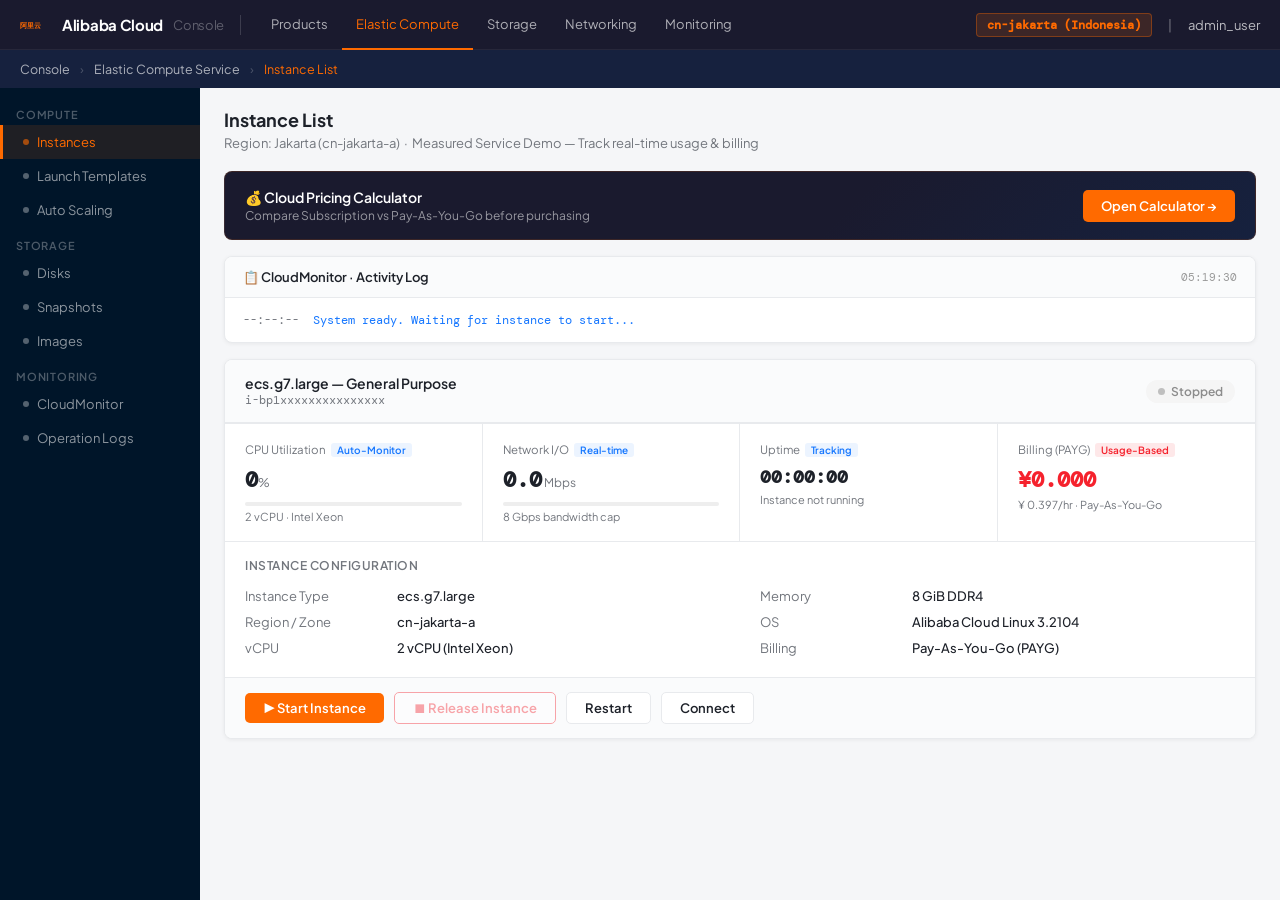
<file: index.html>
<!DOCTYPE html>
<html lang="en">
<head>
  <meta charset="UTF-8" />
  <meta name="viewport" content="width=device-width, initial-scale=1.0"/>
  <title>Alibaba Cloud — ECS Console</title>
  <link href="https://fonts.googleapis.com/css2?family=DM+Mono:wght@400;500&family=Plus+Jakarta+Sans:wght@400;500;600;700&display=swap" rel="stylesheet"/>
  <link rel="stylesheet" href="Alibabaconsole/alibaba-console.css">
</head>
<body>

<!-- TOP NAV -->
<nav class="topnav">
  <div class="logo">
    <svg class="logo-icon" viewBox="0 0 120 40" fill="none" xmlns="http://www.w3.org/2000/svg">
      <text x="0" y="30" font-family="Arial" font-weight="900" font-size="28" fill="#FF6A00">阿里云</text>
    </svg>
    <span>Alibaba Cloud</span>
    <span style="color:rgba(255,255,255,0.3);font-weight:400;font-size:13px">Console</span>
  </div>
  <div class="nav-divider"></div>
  <div class="nav-links">
    <div class="nav-link">Products</div>
    <div class="nav-link active">Elastic Compute</div>
    <div class="nav-link">Storage</div>
    <div class="nav-link">Networking</div>
    <div class="nav-link">Monitoring</div>
  </div>
  <div class="nav-right">
    <div class="region-tag">cn-jakarta (Indonesia)</div>
    <span style="color:rgba(255,255,255,0.4)">|</span>
    <span>admin_user</span>
  </div>
</nav>

<!-- BREADCRUMB -->
<div class="subnav">
  <span>Console</span>
  <span class="crumb-sep">›</span>
  <span>Elastic Compute Service</span>
  <span class="crumb-sep">›</span>
  <span style="color:#FF6A00">Instance List</span>
</div>

<!-- LAYOUT -->
<div class="layout">

  <!-- SIDEBAR -->
  <aside class="sidebar">
    <div class="sidebar-group-title">Compute</div>
    <div class="sidebar-item active"><div class="sidebar-dot"></div> Instances</div>
    <div class="sidebar-item"><div class="sidebar-dot"></div> Launch Templates</div>
    <div class="sidebar-item"><div class="sidebar-dot"></div> Auto Scaling</div>

    <div class="sidebar-group-title">Storage</div>
    <div class="sidebar-item"><div class="sidebar-dot"></div> Disks</div>
    <div class="sidebar-item"><div class="sidebar-dot"></div> Snapshots</div>
    <div class="sidebar-item"><div class="sidebar-dot"></div> Images</div>

    <div class="sidebar-group-title">Monitoring</div>
    <div class="sidebar-item"><div class="sidebar-dot"></div> CloudMonitor</div>
    <div class="sidebar-item"><div class="sidebar-dot"></div> Operation Logs</div>
  </aside>

  <!-- MAIN -->
  <main class="main">

    <div class="page-title">Instance List</div>
    <p class="page-desc">Region: Jakarta (cn-jakarta-a) &nbsp;·&nbsp; Measured Service Demo — Track real-time usage & billing</p>

    <!-- SHORTCUT TO CALCULATOR -->
    <div class="shortcut-bar">
      <div class="shortcut-bar-text">
        <h4>💰 Cloud Pricing Calculator</h4>
        <p>Compare Subscription vs Pay-As-You-Go before purchasing</p>
      </div>
      <a href="Alibabacalculator/alibaba-calculator.html" class="btn-shortcut">Open Calculator →</a>
    </div>

    <!-- ACTIVITY LOG -->
    <div class="log-card">
      <div class="log-header">
        <span>📋 CloudMonitor · Activity Log</span>
        <span style="font-size:11px;color:#999;font-weight:400;font-family:'DM Mono',monospace" id="logTimestamp">--:--:--</span>
      </div>
      <div class="log-body" id="logBody">
        <div class="log-entry">
          <span class="log-time">--:--:--</span>
          <span class="log-msg-info">System ready. Waiting for instance to start...</span>
        </div>
      </div>
    </div>

    <!-- INSTANCE CARD -->
    <div class="instance-card">
      <div class="instance-header">
        <div class="instance-title">
          <div>
            <h3>ecs.g7.large — General Purpose</h3>
            <div class="instance-id">i-bp1<span id="instanceId">xxxxxxxxxxxxxxx</span></div>
          </div>
        </div>
        <div id="statusPill" class="status-pill pill-stopped">
          <div class="status-dot"></div>
          <span id="statusText">Stopped</span>
        </div>
      </div>

      <!-- METRICS -->
      <div class="metrics-grid">
        <div class="metric-cell">
          <div class="metric-label">CPU Utilization <span class="metric-tag">Auto-Monitor</span></div>
          <div class="metric-value"><span id="cpuVal">0</span><span class="metric-unit">%</span></div>
          <div class="cpu-bar-wrap"><div class="cpu-bar-fill" id="cpuBar" style="width:0%"></div></div>
          <div class="metric-sub">2 vCPU · Intel Xeon</div>
        </div>

        <div class="metric-cell">
          <div class="metric-label">Network I/O <span class="metric-tag">Real-time</span></div>
          <div class="metric-value"><span id="netVal">0.0</span><span class="metric-unit"> Mbps</span></div>
          <div class="cpu-bar-wrap"><div class="cpu-bar-fill" id="netBar" style="width:0%;background:linear-gradient(90deg,#1677ff,#69b1ff)"></div></div>
          <div class="metric-sub">8 Gbps bandwidth cap</div>
        </div>

        <div class="metric-cell">
          <div class="metric-label">Uptime <span class="metric-tag">Tracking</span></div>
          <div class="metric-value" id="uptimeVal" style="font-size:18px">00:00:00</div>
          <div class="metric-sub" id="uptimeSub">Instance not running</div>
        </div>

        <div class="metric-cell">
          <div class="metric-label">Billing (PAYG) <span class="metric-tag" style="background:rgba(245,34,45,0.1);color:#f5222d">Usage-Based</span></div>
          <div class="metric-value" style="color:var(--ali-danger)">¥<span id="costVal">0.000</span></div>
          <div class="metric-sub">¥ 0.397/hr · Pay-As-You-Go</div>
        </div>
      </div>

      <!-- SPEC SECTION -->
      <div class="spec-section">
        <div class="spec-title">Instance Configuration</div>
        <div style="display:grid;grid-template-columns:1fr 1fr;gap:0 40px">
          <div>
            <div class="spec-row"><span class="spec-key">Instance Type</span><span class="spec-val">ecs.g7.large</span></div>
            <div class="spec-row"><span class="spec-key">Region / Zone</span><span class="spec-val">cn-jakarta-a</span></div>
            <div class="spec-row"><span class="spec-key">vCPU</span><span class="spec-val">2 vCPU (Intel Xeon)</span></div>
          </div>
          <div>
            <div class="spec-row"><span class="spec-key">Memory</span><span class="spec-val">8 GiB DDR4</span></div>
            <div class="spec-row"><span class="spec-key">OS</span><span class="spec-val">Alibaba Cloud Linux 3.2104</span></div>
            <div class="spec-row"><span class="spec-key">Billing</span><span class="spec-val">Pay-As-You-Go (PAYG)</span></div>
          </div>
        </div>
      </div>

      <!-- ACTIONS -->
      <div class="action-bar">
        <button class="btn btn-primary" id="startBtn" onclick="startInstance()">▶ Start Instance</button>
        <button class="btn btn-danger" id="stopBtn" onclick="stopInstance()" disabled>⏹ Release Instance</button>
        <button class="btn btn-ghost">Restart</button>
        <button class="btn btn-ghost">Connect</button>
      </div>
    </div>

    <!-- INVOICE -->
    <div class="invoice-card" id="invoiceCard">
      <div class="invoice-header">
        <h3>📄 Alibaba Cloud — Usage Invoice</h3>
        <p>Generated upon instance release · Pay-As-You-Go settlement</p>
      </div>
      <div class="invoice-body">
        <div class="invoice-row">
          <span class="label">Service</span>
          <span class="val">Elastic Compute Service (ECS)</span>
        </div>
        <div class="invoice-row">
          <span class="label">Instance Type</span>
          <span class="val">ecs.g7.large</span>
        </div>
        <div class="invoice-row">
          <span class="label">Region</span>
          <span class="val">cn-jakarta-a (Indonesia)</span>
        </div>
        <div class="invoice-row">
          <span class="label">Billing Mode</span>
          <span class="val">Pay-As-You-Go (Measured Service)</span>
        </div>
        <div class="invoice-row">
          <span class="label">Usage Duration</span>
          <span class="val" id="finalDuration">0s</span>
        </div>
        <div class="invoice-row">
          <span class="label">Rate</span>
          <span class="val">¥ 0.397 / hour (simulation: ¥0.000110/sec)</span>
        </div>
        <div class="invoice-row">
          <span class="label">CPU Peak</span>
          <span class="val" id="finalCpu">—</span>
        </div>
        <div class="invoice-total">
          <span class="total-label">Total Charged</span>
          <span class="total-val">¥ <span id="finalBill">0.000</span></span>
        </div>
      </div>
    </div>

  </main>
</div>

<script src="Alibabaconsole/alibaba-console.js"></script>
</body>
</html>
</file>
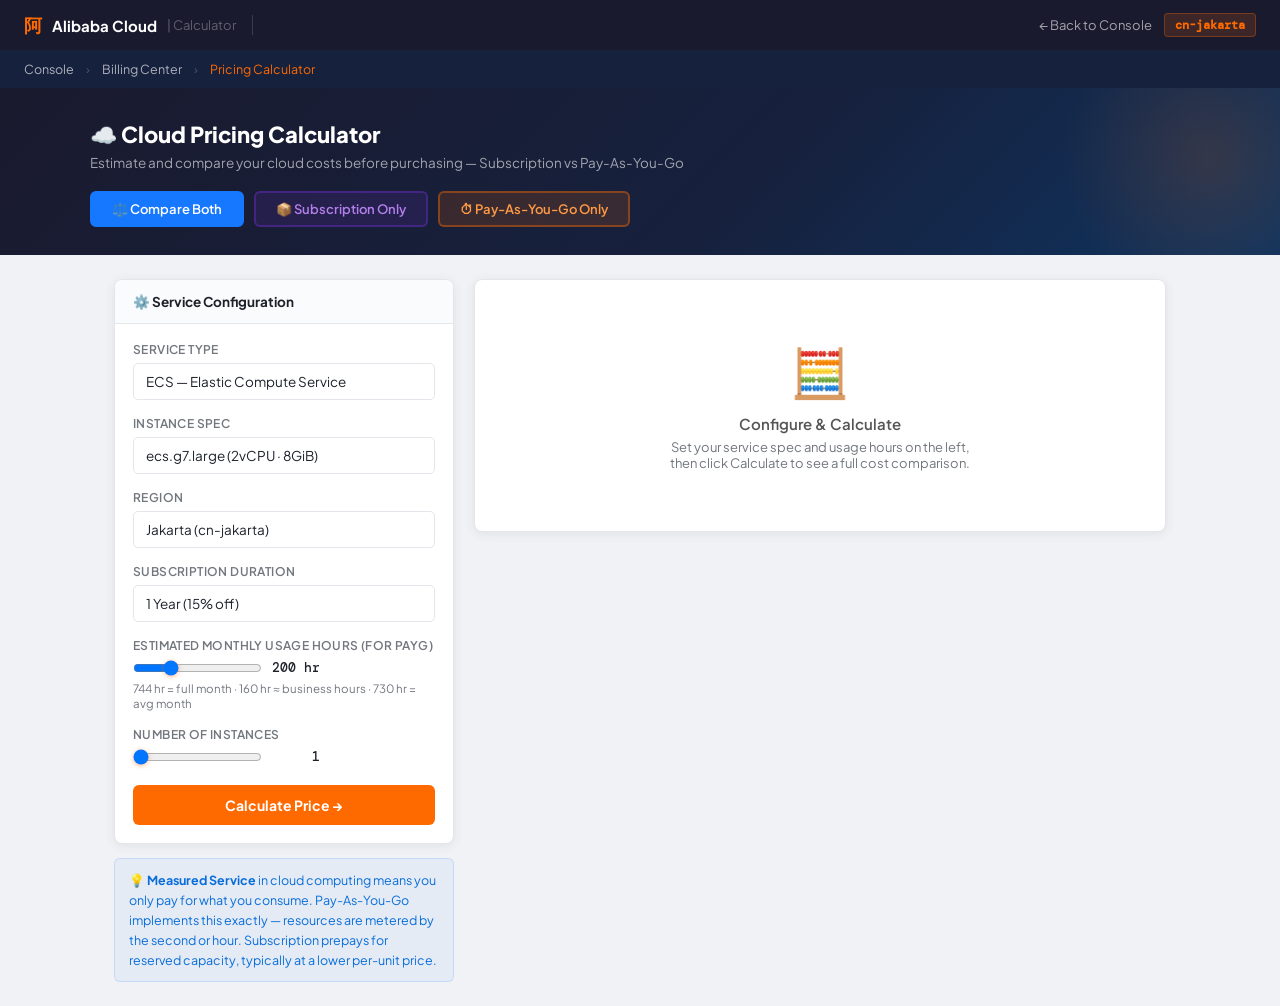
<file: Alibabacalculator/alibaba-calculator.html>
<!DOCTYPE html>
<html lang="en">
<head>
  <meta charset="UTF-8"/>
  <meta name="viewport" content="width=device-width, initial-scale=1.0"/>
  <title>Alibaba Cloud — Pricing Calculator</title>
  <link href="https://fonts.googleapis.com/css2?family=DM+Mono:ital,wght@0,400;0,500;1,400&family=Plus+Jakarta+Sans:wght@400;500;600;700;800&display=swap" rel="stylesheet"/>
  <link rel="stylesheet" href="alibaba-calculator.css">
</head>
<body>

<!-- NAV -->
<nav class="topnav">
  <div class="logo">
    <span style="font-size:18px;color:#FF6A00;font-weight:900">阿</span>
    Alibaba Cloud
    <span style="color:rgba(255,255,255,0.3);font-weight:400;font-size:13px">| Calculator</span>
  </div>
  <div class="nav-divider"></div>
  <div class="nav-right">
    <a href="../index.html" class="back-link">← Back to Console</a>
    <div class="region-tag">cn-jakarta</div>
  </div>
</nav>

<div class="subnav">
  <span>Console</span><span class="sep">›</span>
  <span>Billing Center</span><span class="sep">›</span>
  <span style="color:#FF6A00">Pricing Calculator</span>
</div>

<!-- HERO -->
<div class="hero">
  <div class="hero-inner">
    <h1>☁️ Cloud Pricing Calculator</h1>
    <p>Estimate and compare your cloud costs before purchasing — Subscription vs Pay-As-You-Go</p>
    <div class="billing-tabs">
      <div class="billing-tab sub both active" id="tabBoth" onclick="setTab('both')">⚖️ Compare Both</div>
      <div class="billing-tab sub" id="tabSub" onclick="setTab('sub')">📦 Subscription Only</div>
      <div class="billing-tab payg" id="tabPayg" onclick="setTab('payg')">⏱ Pay-As-You-Go Only</div>
    </div>
  </div>
</div>

<!-- CALCULATOR -->
<div class="calc-layout">

  <!-- LEFT: CONFIG PANEL -->
  <div>
    <div class="card">
      <div class="card-header">
        <h3>⚙️ Service Configuration</h3>
      </div>
      <div class="card-body">

        <div class="form-group">
          <label class="form-label">Service Type</label>
          <select class="form-select" id="serviceType" onchange="updateRates()">
            <option value="ecs">ECS — Elastic Compute Service</option>
            <option value="rds">RDS — Relational Database</option>
            <option value="oss">OSS — Object Storage Service</option>
            <option value="slb">SLB — Server Load Balancer</option>
          </select>
        </div>

        <div class="form-group" id="specGroup">
          <label class="form-label">Instance Spec</label>
          <select class="form-select" id="specType" onchange="updateRates()">
            <option value="g7l">ecs.g7.large (2vCPU · 8GiB)</option>
            <option value="g7xl">ecs.g7.xlarge (4vCPU · 16GiB)</option>
            <option value="g72xl">ecs.g7.2xlarge (8vCPU · 32GiB)</option>
            <option value="c7l">ecs.c7.large (2vCPU · 4GiB)</option>
          </select>
        </div>

        <div class="form-group">
          <label class="form-label">Region</label>
          <select class="form-select" id="region" onchange="updateRates()">
            <option value="jakarta">Jakarta (cn-jakarta)</option>
            <option value="singapore">Singapore (ap-southeast-1)</option>
            <option value="frankfurt">Frankfurt (eu-central-1)</option>
            <option value="virginia">Virginia (us-east-1)</option>
          </select>
        </div>

        <div class="form-group">
          <label class="form-label">Subscription Duration</label>
          <select class="form-select" id="subDuration">
            <option value="1">1 Month</option>
            <option value="3">3 Months (5% off)</option>
            <option value="6">6 Months (10% off)</option>
            <option value="12" selected>1 Year (15% off)</option>
            <option value="36">3 Years (30% off)</option>
          </select>
        </div>

        <div class="form-group">
          <label class="form-label">Estimated Monthly Usage Hours (for PAYG)</label>
          <div class="slider-row">
            <input type="range" min="1" max="744" value="200" id="hoursSlider"
              oninput="document.getElementById('hoursVal').textContent=this.value+' hr'"/>
            <div class="slider-val" id="hoursVal">200 hr</div>
          </div>
          <div style="font-size:11.5px;color:var(--ali-muted);margin-top:5px">
            744 hr = full month · 160 hr ≈ business hours · 730 hr = avg month
          </div>
        </div>

        <div class="form-group">
          <label class="form-label">Number of Instances</label>
          <div class="slider-row">
            <input type="range" min="1" max="20" value="1" id="instanceSlider"
              oninput="document.getElementById('instanceVal').textContent=this.value"/>
            <div class="slider-val" id="instanceVal">1</div>
          </div>
        </div>

        <button class="calc-btn" onclick="calculate()">Calculate Price →</button>

      </div>
    </div>

    <!-- INFO BOX -->
    <div class="info-box" style="margin-top:14px">
      💡 <strong>Measured Service</strong> in cloud computing means you only pay for what you consume.
      Pay-As-You-Go implements this exactly — resources are metered by the second or hour.
      Subscription prepays for reserved capacity, typically at a lower per-unit price.
    </div>
  </div>

  <!-- RIGHT: RESULTS -->
  <div>

    <!-- PLACEHOLDER -->
    <div id="placeholder" class="card" style="text-align:center;padding:60px 20px;color:var(--ali-muted)">
      <div style="font-size:48px;margin-bottom:12px">🧮</div>
      <div style="font-size:15px;font-weight:600;margin-bottom:6px;color:#555">Configure & Calculate</div>
      <div style="font-size:13px">Set your service spec and usage hours on the left,<br>then click Calculate to see a full cost comparison.</div>
    </div>

    <!-- RESULT PANEL -->
    <div id="resultPanel" class="result-panel">

      <!-- COMPARISON CARDS -->
      <div id="compCards" style="display:grid;grid-template-columns:1fr 1fr;gap:16px;margin-bottom:16px"></div>

      <!-- SAVINGS BOX -->
      <div id="savingsBox" class="savings-box fade-up stagger-3"></div>

      <!-- COMPARISON TABLE -->
      <div class="card compare-card fade-up stagger-4">
        <div class="card-header">
          <h3>📊 Billing Model Comparison</h3>
        </div>
        <table class="compare-table">
          <thead>
            <tr>
              <th style="width:34%">Feature</th>
              <th>📦 Subscription</th>
              <th>⏱ Pay-As-You-Go</th>
            </tr>
          </thead>
          <tbody>
            <tr>
              <td><strong>Pricing</strong></td>
              <td><span class="discount-badge" id="subDiscountLabel">15% off</span> prepay</td>
              <td>Full rate, metered</td>
            </tr>
            <tr>
              <td><strong>Commitment</strong></td>
              <td>Fixed period (upfront)</td>
              <td class="check">No commitment</td>
            </tr>
            <tr>
              <td><strong>Flexibility</strong></td>
              <td class="cross">Low (locked in)</td>
              <td class="check">High (start/stop freely)</td>
            </tr>
            <tr>
              <td><strong>Best for</strong></td>
              <td>Stable, always-on workloads</td>
              <td>Dev/test, variable loads</td>
            </tr>
            <tr>
              <td><strong>Cost at 100% usage</strong></td>
              <td class="check">Cheaper</td>
              <td class="cross">More expensive</td>
            </tr>
            <tr>
              <td><strong>Cost at low usage</strong></td>
              <td class="cross">Wasteful (pay unused)</td>
              <td class="check">Cheaper (pay only used)</td>
            </tr>
            <tr>
              <td><strong>Auto-release</strong></td>
              <td class="cross">Manual renewal needed</td>
              <td class="check">Release anytime</td>
            </tr>
            <tr>
              <td><strong>Measured Service</strong></td>
              <td class="partial">⚠ Partial (fixed unit)</td>
              <td class="check">✓ Full implementation</td>
            </tr>
          </tbody>
        </table>
        <div style="padding:12px 18px;font-size:12px;color:var(--ali-muted);border-top:1px solid var(--ali-border);background:#fafbfc">
          * Prices are estimates for demo purposes. Actual pricing may vary. Visit
          <a href="#" style="color:var(--ali-orange)">Alibaba Cloud official pricing page</a> for exact rates.
        </div>
      </div>

      <!-- MONTHLY COMPARISON TABLE -->
      <div class="card" style="margin-top:16px">
        <div class="card-header">
          <h3>📅 Monthly Cost Over Time</h3>
          <span id="breakEvenLabel" style="font-size:12px;color:var(--ali-muted)"></span>
        </div>
        <div class="card-body" style="padding:0">
          <table class="compare-table" id="monthlyTable">
            <thead>
              <tr>
                <th>Month</th>
                <th>📦 Subscription</th>
                <th>⏱ Pay-As-You-Go</th>
                <th>Difference</th>
              </tr>
            </thead>
            <tbody id="monthlyBody"></tbody>
          </table>
        </div>
      </div>

    </div>
  </div>
</div>
<script src="alibaba-calculator.js"></script>
</body>
</html>
</file>
<file: Alibabaconsole/alibaba-console.css>
:root {
    --ali-orange: #FF6A00;
    --ali-orange-light: #FF8C00;
    --ali-bg: #f5f6f8;
    --ali-nav: #1a1a2e;
    --ali-nav2: #16213e;
    --ali-card: #ffffff;
    --ali-border: #e8eaed;
    --ali-text: #1d2129;
    --ali-muted: #72767d;
    --ali-success: #00b96b;
    --ali-danger: #f5222d;
    --ali-info: #1677ff;
    --ali-sidebar: #001529;
}

* { box-sizing: border-box; margin: 0; padding: 0; }

body {
    font-family: 'Plus Jakarta Sans', sans-serif;
    background: var(--ali-bg);
    color: var(--ali-text);
    min-height: 100vh;
    display: flex;
    flex-direction: column;
}

/* ===== TOP NAV ===== */
.topnav {
    background: var(--ali-nav);
    height: 50px;
    display: flex;
    align-items: center;
    padding: 0 20px;
    gap: 16px;
    position: sticky;
    top: 0;
    z-index: 100;
    border-bottom: 1px solid rgba(255,255,255,0.06);
}

.logo {
    display: flex;
    align-items: center;
    gap: 10px;
    font-weight: 700;
    font-size: 15px;
    color: #fff;
    letter-spacing: -0.3px;
}

.logo-icon {
    width: 32px;
    height: 32px;
}

.nav-divider {
    width: 1px;
    height: 20px;
    background: rgba(255,255,255,0.15);
}

.nav-links {
    display: flex;
    gap: 0;
    flex: 1;
}

.nav-link {
    color: rgba(255,255,255,0.65);
    font-size: 13px;
    padding: 0 14px;
    height: 50px;
    display: flex;
    align-items: center;
    cursor: pointer;
    transition: all 0.2s;
    border-bottom: 2px solid transparent;
}

.nav-link:hover { color: #fff; background: rgba(255,255,255,0.05); }
.nav-link.active { color: var(--ali-orange); border-bottom-color: var(--ali-orange); }

.nav-right {
    display: flex;
    align-items: center;
    gap: 16px;
    color: rgba(255,255,255,0.7);
    font-size: 13px;
}

.region-tag {
    background: rgba(255,106,0,0.15);
    border: 1px solid rgba(255,106,0,0.35);
    color: var(--ali-orange);
    padding: 3px 10px;
    border-radius: 4px;
    font-size: 12px;
    font-weight: 600;
    font-family: 'DM Mono', monospace;
}

/* ===== SUB NAV ===== */
.subnav {
    background: var(--ali-nav2);
    padding: 0 20px;
    display: flex;
    align-items: center;
    height: 38px;
    gap: 4px;
    font-size: 12.5px;
    color: rgba(255,255,255,0.45);
}

.subnav span { color: rgba(255,255,255,0.65); }
.subnav .crumb-sep { margin: 0 6px; opacity: 0.35; }

/* ===== LAYOUT ===== */
.layout {
    display: flex;
    flex: 1;
}

.sidebar {
    width: 200px;
    background: var(--ali-sidebar);
    padding-top: 8px;
    flex-shrink: 0;
}

.sidebar-group-title {
    padding: 12px 16px 4px;
    font-size: 11px;
    text-transform: uppercase;
    letter-spacing: 0.8px;
    color: rgba(255,255,255,0.3);
    font-weight: 600;
}

.sidebar-item {
    padding: 9px 16px 9px 20px;
    font-size: 13px;
    color: rgba(255,255,255,0.55);
    cursor: pointer;
    display: flex;
    align-items: center;
    gap: 8px;
    transition: all 0.15s;
    border-left: 3px solid transparent;
}

.sidebar-item:hover { background: rgba(255,255,255,0.05); color: rgba(255,255,255,0.85); }
.sidebar-item.active {
    background: rgba(255,106,0,0.12);
    color: var(--ali-orange);
    border-left-color: var(--ali-orange);
}

.sidebar-dot {
    width: 6px; height: 6px;
    border-radius: 50%;
    background: currentColor;
    opacity: 0.6;
}

/* ===== MAIN CONTENT ===== */
.main {
    flex: 1;
    padding: 20px 24px;
    overflow-y: auto;
}

.page-title {
    font-size: 18px;
    font-weight: 700;
    color: var(--ali-text);
    margin-bottom: 4px;
}

.page-desc {
    font-size: 13px;
    color: var(--ali-muted);
    margin-bottom: 20px;
}

/* ===== INSTANCE CARD ===== */
.instance-card {
    background: var(--ali-card);
    border: 1px solid var(--ali-border);
    border-radius: 8px;
    overflow: hidden;
    margin-bottom: 16px;
    box-shadow: 0 1px 4px rgba(0,0,0,0.06);
}

.instance-header {
    padding: 14px 20px;
    border-bottom: 1px solid var(--ali-border);
    display: flex;
    align-items: center;
    justify-content: space-between;
    background: #fafbfc;
}

.instance-title {
    display: flex;
    align-items: center;
    gap: 10px;
}

.instance-title h3 {
    font-size: 14px;
    font-weight: 600;
}

.instance-title .instance-id {
    font-size: 12px;
    color: var(--ali-muted);
    font-family: 'DM Mono', monospace;
}

.status-pill {
    display: inline-flex;
    align-items: center;
    gap: 6px;
    padding: 4px 12px;
    border-radius: 100px;
    font-size: 12px;
    font-weight: 600;
}

.status-dot {
    width: 7px; height: 7px;
    border-radius: 50%;
}

.pill-stopped { background: #f5f5f5; color: #8c8c8c; }
.pill-stopped .status-dot { background: #bfbfbf; }

.pill-running {
    background: #e6fff8;
    color: var(--ali-success);
}

.pill-running .status-dot {
    background: var(--ali-success);
    box-shadow: 0 0 0 3px rgba(0,185,107,0.2);
    animation: pulse 1.4s infinite;
}

.pill-terminated { background: #fff1f0; color: var(--ali-danger); }
.pill-terminated .status-dot { background: var(--ali-danger); }

@keyframes pulse {
    0%, 100% { box-shadow: 0 0 0 3px rgba(0,185,107,0.25); }
    50% { box-shadow: 0 0 0 5px rgba(0,185,107,0.1); }
}

/* ===== METRICS GRID ===== */
.metrics-grid {
    display: grid;
    grid-template-columns: repeat(4, 1fr);
    gap: 0;
    border-top: 1px solid var(--ali-border);
}

.metric-cell {
    padding: 18px 20px;
    border-right: 1px solid var(--ali-border);
    position: relative;
}

.metric-cell:last-child { border-right: none; }

.metric-label {
    font-size: 11.5px;
    color: var(--ali-muted);
    margin-bottom: 8px;
    display: flex;
    align-items: center;
    gap: 5px;
}

.metric-tag {
    background: rgba(22,119,255,0.08);
    color: var(--ali-info);
    font-size: 10px;
    padding: 1px 6px;
    border-radius: 3px;
    font-weight: 600;
}

.metric-value {
    font-size: 22px;
    font-weight: 700;
    font-family: 'DM Mono', monospace;
    color: var(--ali-text);
}

.metric-unit {
    font-size: 12px;
    color: var(--ali-muted);
    font-family: 'Plus Jakarta Sans', sans-serif;
    font-weight: 400;
}

.metric-sub {
    font-size: 11px;
    color: var(--ali-muted);
    margin-top: 4px;
}

/* CPU Bar */
.cpu-bar-wrap {
    margin-top: 8px;
    height: 4px;
    background: #eee;
    border-radius: 2px;
    overflow: hidden;
}

.cpu-bar-fill {
    height: 100%;
    background: linear-gradient(90deg, var(--ali-success), #52c41a);
    border-radius: 2px;
    transition: width 0.8s ease;
}

/* ===== ACTION BAR ===== */
.action-bar {
    padding: 14px 20px;
    border-top: 1px solid var(--ali-border);
    display: flex;
    align-items: center;
    gap: 10px;
    background: #fafbfc;
}

.btn {
    padding: 7px 18px;
    border: none;
    border-radius: 5px;
    font-size: 13px;
    font-weight: 600;
    font-family: 'Plus Jakarta Sans', sans-serif;
    cursor: pointer;
    display: inline-flex;
    align-items: center;
    gap: 6px;
    transition: all 0.2s;
}

.btn-primary {
    background: var(--ali-orange);
    color: white;
}

.btn-primary:hover { background: var(--ali-orange-light); transform: translateY(-1px); }
.btn-primary:active { transform: translateY(0); }

.btn-danger {
    background: white;
    color: var(--ali-danger);
    border: 1px solid var(--ali-danger);
}

.btn-danger:hover { background: #fff1f0; }

.btn:disabled {
    opacity: 0.4;
    cursor: not-allowed;
    transform: none !important;
}

.btn-ghost {
    background: white;
    color: var(--ali-text);
    border: 1px solid var(--ali-border);
}

.btn-ghost:hover { background: #f5f5f5; }

/* ===== SPEC TABLE ===== */
.spec-section {
    padding: 16px 20px;
    border-top: 1px solid var(--ali-border);
}

.spec-title {
    font-size: 12px;
    font-weight: 600;
    color: var(--ali-muted);
    text-transform: uppercase;
    letter-spacing: 0.5px;
    margin-bottom: 10px;
}

.spec-row {
    display: flex;
    font-size: 13px;
    padding: 5px 0;
    gap: 12px;
}

.spec-key {
    color: var(--ali-muted);
    width: 140px;
    flex-shrink: 0;
}

.spec-val {
    color: var(--ali-text);
    font-weight: 500;
}

.spec-val .mono { font-family: 'DM Mono', monospace; font-size: 12.5px; }

/* ===== INVOICE ===== */
.invoice-card {
    background: var(--ali-card);
    border: 1px solid var(--ali-border);
    border-radius: 8px;
    overflow: hidden;
    box-shadow: 0 1px 4px rgba(0,0,0,0.06);
    display: none;
}

.invoice-header {
    background: linear-gradient(135deg, var(--ali-orange) 0%, #ff4500 100%);
    padding: 16px 20px;
    color: white;
}

.invoice-header h3 {
    font-size: 15px;
    font-weight: 700;
}

.invoice-header p { font-size: 12px; opacity: 0.85; margin-top: 2px; }

.invoice-body { padding: 20px; }

.invoice-row {
    display: flex;
    justify-content: space-between;
    align-items: center;
    padding: 9px 0;
    border-bottom: 1px solid var(--ali-border);
    font-size: 13.5px;
}

.invoice-row:last-of-type { border-bottom: none; }
.invoice-row .label { color: var(--ali-muted); }
.invoice-row .val { font-weight: 600; font-family: 'DM Mono', monospace; }

.invoice-total {
    margin-top: 14px;
    padding: 14px 16px;
    background: #fff8f5;
    border: 1px solid rgba(255,106,0,0.2);
    border-radius: 6px;
    display: flex;
    justify-content: space-between;
    align-items: center;
}

.invoice-total .total-label { font-weight: 700; font-size: 14px; }
.invoice-total .total-val {
    font-size: 22px;
    font-weight: 800;
    color: var(--ali-danger);
    font-family: 'DM Mono', monospace;
}

/* ===== ACTIVITY LOG ===== */
.log-card {
    background: var(--ali-card);
    border: 1px solid var(--ali-border);
    border-radius: 8px;
    overflow: hidden;
    margin-bottom: 16px;
    box-shadow: 0 1px 4px rgba(0,0,0,0.06);
}

.log-header {
    padding: 12px 18px;
    border-bottom: 1px solid var(--ali-border);
    font-size: 13px;
    font-weight: 600;
    background: #fafbfc;
    display: flex;
    justify-content: space-between;
    align-items: center;
}

.log-body {
    padding: 8px 0;
    max-height: 150px;
    overflow-y: auto;
    font-size: 12px;
    font-family: 'DM Mono', monospace;
}

.log-entry {
    padding: 5px 18px;
    display: flex;
    gap: 14px;
    align-items: flex-start;
    line-height: 1.5;
    animation: fadeIn 0.3s ease;
}

@keyframes fadeIn { from { opacity: 0; transform: translateY(-4px); } to { opacity: 1; } }

.log-time { color: var(--ali-muted); flex-shrink: 0; }
.log-msg-ok { color: var(--ali-success); }
.log-msg-err { color: var(--ali-danger); }
.log-msg-info { color: var(--ali-info); }
.log-msg-warn { color: var(--ali-orange); }

/* ===== CALC SHORTCUT ===== */
.shortcut-bar {
    background: linear-gradient(135deg, #1a1a2e 60%, #16213e 100%);
    border-radius: 8px;
    padding: 16px 20px;
    display: flex;
    align-items: center;
    justify-content: space-between;
    margin-bottom: 16px;
    border: 1px solid rgba(255,106,0,0.15);
}

.shortcut-bar-text h4 { color: #fff; font-size: 14px; font-weight: 600; }
.shortcut-bar-text p { color: rgba(255,255,255,0.55); font-size: 12px; margin-top: 2px; }

.btn-shortcut {
    background: var(--ali-orange);
    color: white;
    border: none;
    padding: 8px 18px;
    border-radius: 5px;
    font-size: 13px;
    font-weight: 600;
    cursor: pointer;
    font-family: 'Plus Jakarta Sans', sans-serif;
    text-decoration: none;
    display: inline-block;
    transition: all 0.2s;
}

.btn-shortcut:hover { background: #ff8c00; transform: translateY(-1px); }

/* ===== SCROLLBAR ===== */
::-webkit-scrollbar { width: 5px; }
::-webkit-scrollbar-track { background: transparent; }
::-webkit-scrollbar-thumb { background: #ddd; border-radius: 4px; }
</file>
<file: Alibabacalculator/alibaba-calculator.css>
:root {
    --ali-orange: #FF6A00;
    --ali-nav: #1a1a2e;
    --ali-nav2: #16213e;
    --ali-bg: #f0f2f5;
    --ali-card: #fff;
    --ali-border: #e4e6eb;
    --ali-text: #1d2129;
    --ali-muted: #72767d;
    --ali-success: #00b96b;
    --ali-danger: #f5222d;
    --ali-info: #1677ff;
    --ali-sub: #722ed1;
    --ali-payg: #FF6A00;
    --shadow: 0 2px 12px rgba(0,0,0,0.07);
}

* { box-sizing: border-box; margin: 0; padding: 0; }

body {
    font-family: 'Plus Jakarta Sans', sans-serif;
    background: var(--ali-bg);
    color: var(--ali-text);
    min-height: 100vh;
}

/* NAV */
.topnav {
    background: var(--ali-nav);
    height: 50px;
    display: flex;
    align-items: center;
    padding: 0 24px;
    gap: 16px;
    position: sticky;
    top: 0;
    z-index: 100;
}

.logo { display: flex; align-items: center; gap: 10px; color: #fff; font-weight: 700; font-size: 15px; }
.nav-divider { width: 1px; height: 20px; background: rgba(255,255,255,0.15); }
.nav-right { margin-left: auto; display: flex; align-items: center; gap: 12px; }
.region-tag {
    background: rgba(255,106,0,0.15);
    border: 1px solid rgba(255,106,0,0.3);
    color: var(--ali-orange);
    padding: 3px 10px;
    border-radius: 4px;
    font-size: 12px;
    font-weight: 600;
    font-family: 'DM Mono', monospace;
}
.back-link {
    color: rgba(255,255,255,0.6);
    font-size: 13px;
    text-decoration: none;
    display: flex;
    align-items: center;
    gap: 4px;
}
.back-link:hover { color: #fff; }

/* SUBNAV */
.subnav {
    background: var(--ali-nav2);
    padding: 0 24px;
    height: 38px;
    display: flex;
    align-items: center;
    gap: 6px;
    font-size: 12.5px;
    color: rgba(255,255,255,0.45);
}
.subnav span { color: rgba(255,255,255,0.65); }
.subnav .sep { margin: 0 6px; opacity: 0.35; }

/* HERO */
.hero {
    background: linear-gradient(135deg, #1a1a2e 0%, #16213e 60%, #0f3460 100%);
    padding: 32px 24px 28px;
    position: relative;
    overflow: hidden;
}

.hero::before {
    content: '';
    position: absolute;
    right: -80px; top: -80px;
    width: 300px; height: 300px;
    border-radius: 50%;
    background: radial-gradient(circle, rgba(255,106,0,0.15) 0%, transparent 70%);
}

.hero-inner { max-width: 1100px; margin: 0 auto; }

.hero h1 {
    font-size: 22px;
    font-weight: 800;
    color: #fff;
    margin-bottom: 6px;
}

.hero p { color: rgba(255,255,255,0.6); font-size: 13.5px; }

.billing-tabs {
    display: flex;
    gap: 10px;
    margin-top: 20px;
}

.billing-tab {
    padding: 8px 20px;
    border-radius: 6px;
    font-size: 13px;
    font-weight: 600;
    cursor: pointer;
    border: 2px solid transparent;
    transition: all 0.2s;
    display: flex;
    align-items: center;
    gap: 6px;
}

.billing-tab.sub {
    background: rgba(114,46,209,0.15);
    border-color: rgba(114,46,209,0.4);
    color: #b37feb;
}

.billing-tab.sub.active, .billing-tab.sub:hover {
    background: var(--ali-sub);
    border-color: var(--ali-sub);
    color: white;
}

.billing-tab.payg {
    background: rgba(255,106,0,0.15);
    border-color: rgba(255,106,0,0.4);
    color: #ff9a45;
}

.billing-tab.payg.active, .billing-tab.payg:hover {
    background: var(--ali-orange);
    border-color: var(--ali-orange);
    color: white;
}

.billing-tab.both {
    background: rgba(22,119,255,0.15);
    border-color: rgba(22,119,255,0.4);
    color: #69b1ff;
}
.billing-tab.both.active, .billing-tab.both:hover {
    background: var(--ali-info);
    border-color: var(--ali-info);
    color: white;
}

/* MAIN LAYOUT */
.calc-layout {
    max-width: 1100px;
    margin: 24px auto;
    padding: 0 24px;
    display: grid;
    grid-template-columns: 340px 1fr;
    gap: 20px;
    align-items: start;
}

/* CARDS */
.card {
    background: var(--ali-card);
    border: 1px solid var(--ali-border);
    border-radius: 8px;
    box-shadow: var(--shadow);
    overflow: hidden;
}

.card-header {
    padding: 13px 18px;
    border-bottom: 1px solid var(--ali-border);
    background: #fafbfc;
    display: flex;
    align-items: center;
    justify-content: space-between;
}

.card-header h3 {
    font-size: 13.5px;
    font-weight: 700;
    display: flex;
    align-items: center;
    gap: 7px;
}

.card-body { padding: 18px; }

/* FORM */
.form-group {
    margin-bottom: 16px;
}

.form-label {
    font-size: 12px;
    font-weight: 600;
    color: var(--ali-muted);
    text-transform: uppercase;
    letter-spacing: 0.4px;
    margin-bottom: 6px;
    display: block;
}

.form-select, .form-input {
    width: 100%;
    padding: 9px 12px;
    border: 1px solid var(--ali-border);
    border-radius: 5px;
    font-size: 13.5px;
    font-family: 'Plus Jakarta Sans', sans-serif;
    color: var(--ali-text);
    background: white;
    transition: border 0.2s;
    appearance: none;
}

.form-select:focus, .form-input:focus {
    outline: none;
    border-color: var(--ali-orange);
    box-shadow: 0 0 0 3px rgba(255,106,0,0.1);
}

/* SLIDER */
.slider-row {
    display: flex;
    align-items: center;
    gap: 10px;
}

input[type=range]::-webkit-slider-thumb {
    flex: 1;
    -webkit-appearance: none;
    height: 4px;
    background: #e8e8e8;
    border-radius: 2px;
    cursor: pointer;
}

input[type=range]::-webkit-slider-thumb {
    -webkit-appearance: none;
    width: 16px; height: 16px;
    background: var(--ali-orange);
    border-radius: 50%;
    box-shadow: 0 1px 4px rgba(255,106,0,0.4);
}

.slider-val {
    min-width: 48px;
    text-align: right;
    font-family: 'DM Mono', monospace;
    font-size: 13px;
    font-weight: 500;
    color: var(--ali-text);
}

.calc-btn {
    width: 100%;
    padding: 11px;
    background: var(--ali-orange);
    color: white;
    border: none;
    border-radius: 6px;
    font-size: 14px;
    font-weight: 700;
    cursor: pointer;
    font-family: 'Plus Jakarta Sans', sans-serif;
    transition: all 0.2s;
    margin-top: 4px;
}

.calc-btn:hover { background: #ff8c00; transform: translateY(-1px); box-shadow: 0 4px 12px rgba(255,106,0,0.3); }

/* BADGE */
.badge {
    display: inline-block;
    padding: 2px 8px;
    border-radius: 100px;
    font-size: 10.5px;
    font-weight: 700;
    letter-spacing: 0.3px;
}

.badge-sub { background: rgba(114,46,209,0.12); color: var(--ali-sub); }
.badge-payg { background: rgba(255,106,0,0.12); color: var(--ali-orange); }

/* RESULT PANEL */
.result-panel { display: none; }

.billing-card {
    border-radius: 8px;
    overflow: hidden;
    border: 2px solid transparent;
    box-shadow: var(--shadow);
    transition: all 0.3s;
}

.billing-card.winner {
    border-color: var(--ali-success);
    box-shadow: 0 4px 20px rgba(0,185,107,0.15);
}

.billing-card-head {
    padding: 14px 18px;
    display: flex;
    align-items: center;
    justify-content: space-between;
}

.billing-card-head.sub-head {
    background: linear-gradient(135deg, #722ed1, #9254de);
    color: white;
}

.billing-card-head.payg-head {
    background: linear-gradient(135deg, #FF6A00, #ff9900);
    color: white;
}

.billing-card-head h4 { font-size: 14px; font-weight: 700; }
.billing-card-head p { font-size: 11.5px; opacity: 0.85; margin-top: 1px; }

.winner-tag {
    background: rgba(255,255,255,0.25);
    border: 1px solid rgba(255,255,255,0.4);
    color: white;
    padding: 3px 10px;
    border-radius: 100px;
    font-size: 11px;
    font-weight: 700;
}

.billing-card-body {
    background: white;
    padding: 16px 18px;
}

.price-display {
    display: flex;
    align-items: baseline;
    gap: 4px;
    margin-bottom: 14px;
}

.price-currency { font-size: 18px; font-weight: 700; color: var(--ali-muted); }
.price-main {
    font-size: 36px;
    font-weight: 800;
    font-family: 'DM Mono', monospace;
}

.price-period { font-size: 13px; color: var(--ali-muted); align-self: center; }

.price-sub-color { color: var(--ali-sub); }
.price-payg-color { color: var(--ali-orange); }

.breakdown-row {
    display: flex;
    justify-content: space-between;
    align-items: center;
    font-size: 13px;
    padding: 7px 0;
    border-bottom: 1px solid #f5f5f5;
}

.breakdown-row:last-child { border-bottom: none; }
.breakdown-row .bk-label { color: var(--ali-muted); }
.breakdown-row .bk-val { font-weight: 600; font-family: 'DM Mono', monospace; }

.discount-badge {
    background: #f6ffed;
    color: var(--ali-success);
    border: 1px solid #b7eb8f;
    padding: 2px 8px;
    border-radius: 4px;
    font-size: 11px;
    font-weight: 700;
}

/* COMPARISON TABLE */
.compare-card {
    margin-top: 20px;
}

.compare-table {
    width: 100%;
    border-collapse: collapse;
    font-size: 13px;
}

.compare-table th {
    padding: 10px 14px;
    text-align: left;
    font-size: 11.5px;
    font-weight: 700;
    text-transform: uppercase;
    letter-spacing: 0.4px;
    color: var(--ali-muted);
    border-bottom: 2px solid var(--ali-border);
    background: #fafbfc;
}

.compare-table td {
    padding: 11px 14px;
    border-bottom: 1px solid #f0f0f0;
}

.compare-table tr:last-child td { border-bottom: none; }

.compare-table tr:hover td { background: #fafbfc; }

.check { color: var(--ali-success); font-weight: 700; }
.cross { color: #ccc; }
.partial { color: #faad14; }

/* SAVINGS BOX */
.savings-box {
    background: linear-gradient(135deg, #f6ffed 0%, #e6fff8 100%);
    border: 1px solid #b7eb8f;
    border-radius: 8px;
    padding: 16px 18px;
    margin-top: 20px;
    display: flex;
    align-items: center;
    justify-content: space-between;
}

.savings-box h4 { font-size: 14px; font-weight: 700; color: #135200; margin-bottom: 2px; }
.savings-box p { font-size: 12px; color: #52c41a; }
.savings-amount {
    font-size: 28px;
    font-weight: 800;
    font-family: 'DM Mono', monospace;
    color: var(--ali-success);
}

.info-box {
    background: rgba(22,119,255,0.05);
    border: 1px solid rgba(22,119,255,0.15);
    border-radius: 6px;
    padding: 11px 14px;
    font-size: 12.5px;
    color: #096dd9;
    line-height: 1.6;
    margin-top: 14px;
}

/* ANIMATIONS */
.fade-up {
    opacity: 0;
    transform: translateY(10px);
    animation: fadeUp 0.4s ease forwards;
}

@keyframes fadeUp {
    to { opacity: 1; transform: translateY(0); }
}

.stagger-1 { animation-delay: 0.05s; }
.stagger-2 { animation-delay: 0.15s; }
.stagger-3 { animation-delay: 0.25s; }
.stagger-4 { animation-delay: 0.35s; }

/* SCROLLBAR */
::-webkit-scrollbar { width: 5px; }
::-webkit-scrollbar-thumb { background: #ddd; border-radius: 4px; }

/* RESPONSIVE */
@media (max-width: 768px) {
    .calc-layout { grid-template-columns: 1fr; }
    .hero h1 { font-size: 18px; }
}
</file>
